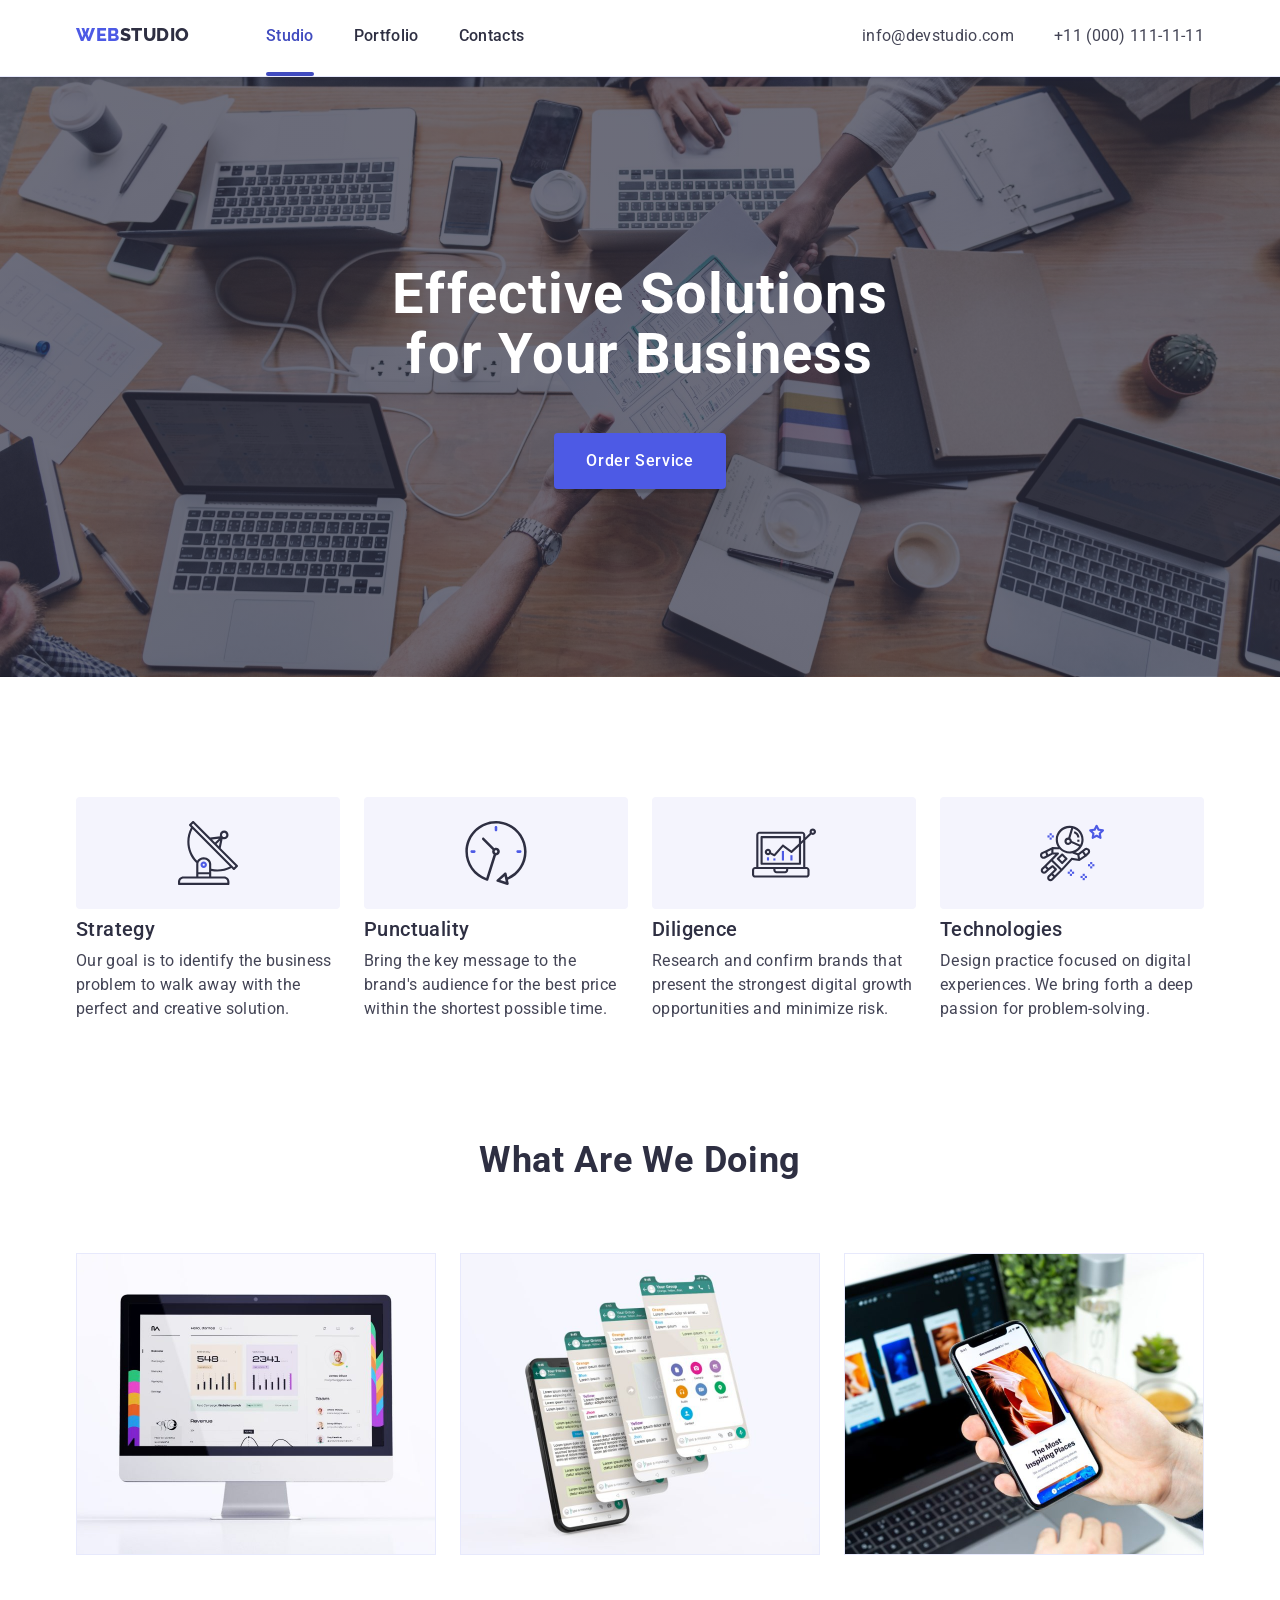
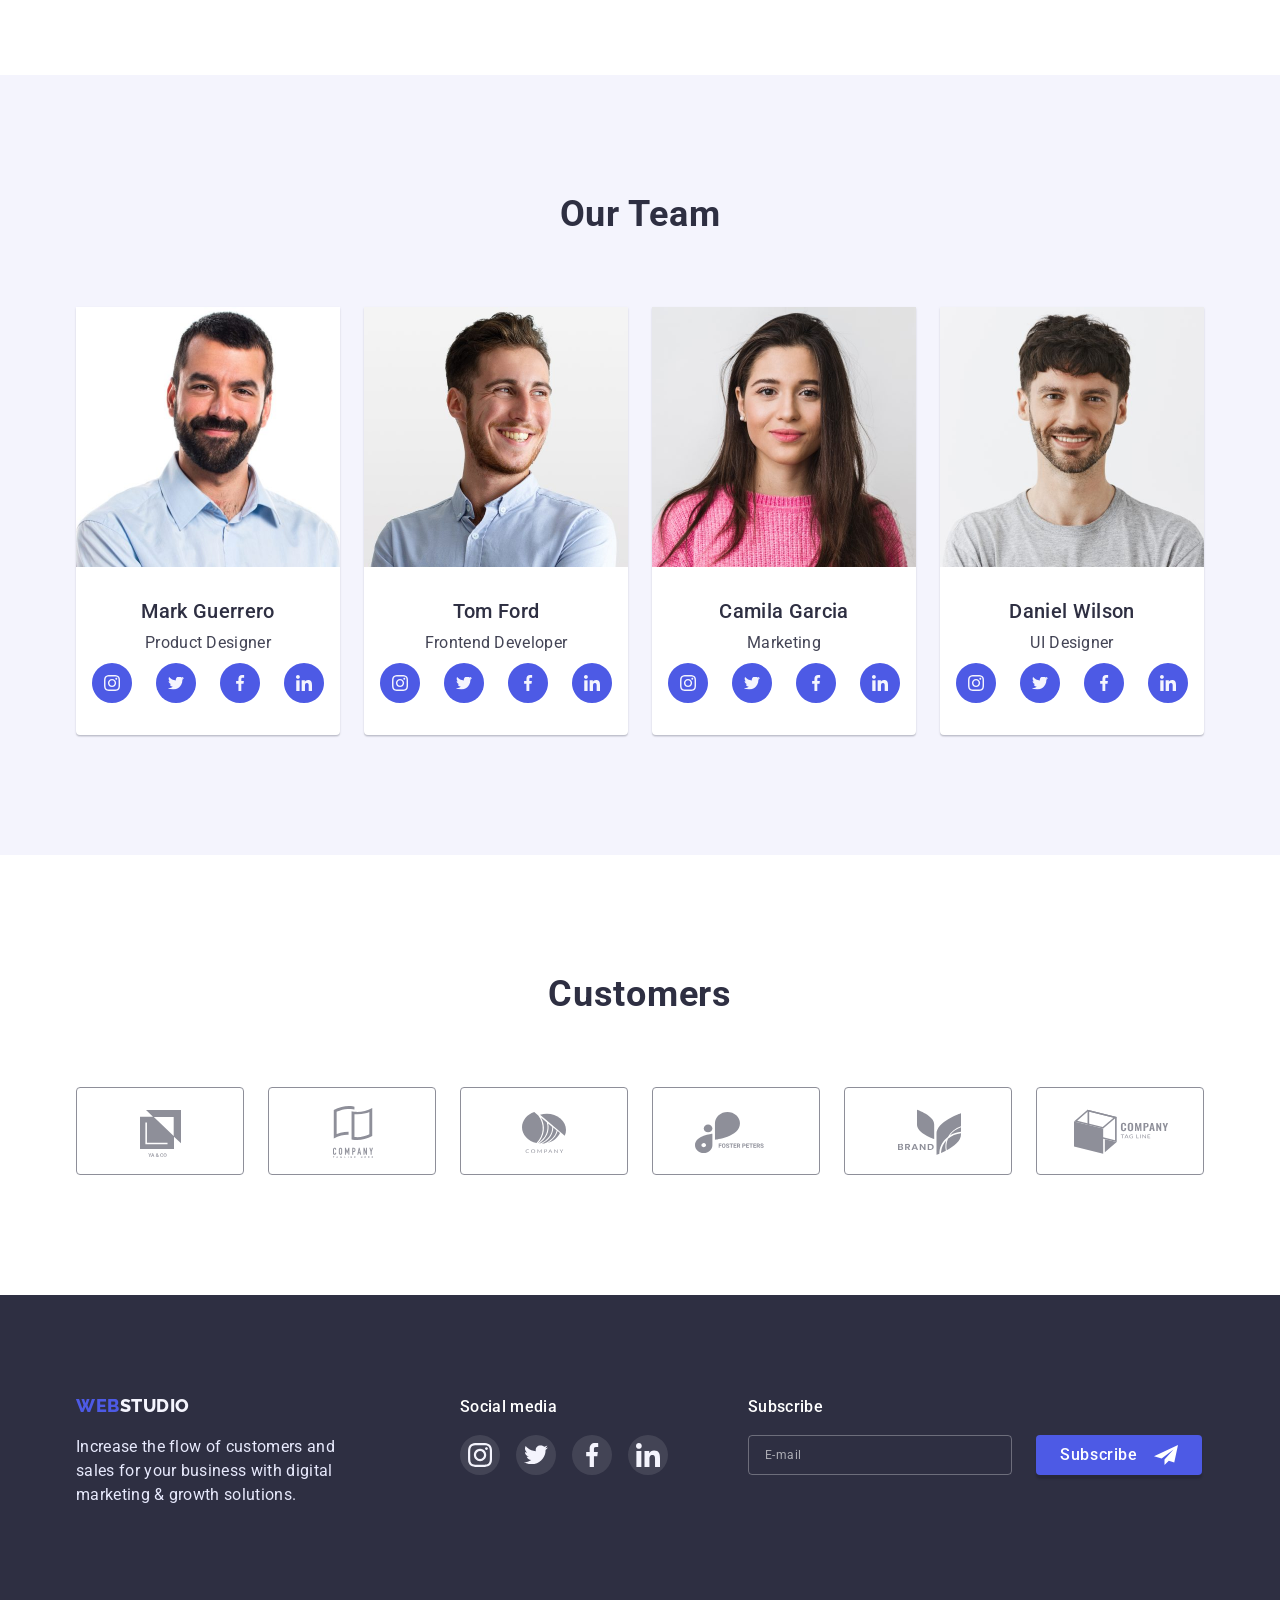
<file: index.html>
<!DOCTYPE html>
<html lang="en">
  <head>
    <meta charset="UTF-8" />
    <meta name="viewport" content="width=device-width, initial-scale=1.0" />
    <title>Web Studio</title>
    <link rel="preconnect" href="https://fonts.googleapis.com" />
    <link rel="preconnect" href="https://fonts.gstatic.com" crossorigin />
    <link
      href="https://fonts.googleapis.com/css2?family=Raleway:wght@800&family=Roboto:wght@400;500;700&display=swap"
      rel="stylesheet"
    />
    <link rel="stylesheet" href="./css/styles.css" />
  </head>
  <body>
    <!-- ================= HEADER ================= -->
    <header class="header">
      <div class="container header-container">
        <a class="logo" href="./index.html" lang="en"><span class="logo-accent">Web</span>Studio</a>

        <nav class="header-nav">
          <ul class="nav-list">
            <li><a class="nav-link current" href="./index.html">Studio</a></li>
            <li><a class="nav-link" href="./portfolio.html">Portfolio</a></li>
            <li><a class="nav-link" href="#contacts">Contacts</a></li>
          </ul>
        </nav>

        <address class="header-contacts">
          <a class="header-contacts-link" href="mailto:info@devstudio.com">info@devstudio.com</a>
          <a class="header-contacts-link" href="tel:+110001111111">+11 (000) 111-11-11</a>
        </address>

        <button class="burger-btn" type="button" aria-label="Open mobile menu" data-menu-open>
          <img src="./images/icons/menu.svg" width="32" height="22" alt="" />
        </button>
      </div>
    </header>

    <main>
      <!-- ================= HERO ================= -->
      <section class="hero">
        <div class="container hero-container">
          <h1 class="hero-title">Effective Solutions for Your Business</h1>
          <button class="btn hero-btn" type="button" data-modal-open>Order Service</button>
        </div>
      </section>

      <!-- ================= FEATURES ================= -->
      <section class="section features">
        <div class="container">
          <h2 class="visually-hidden">Our features</h2>
          <ul class="features-list">
            <li class="features-item">
              <div class="features-icon-wrap">
                <img src="./images/icons/antenna.svg" width="60" height="64" alt="" />
              </div>
              <h3 class="features-title">Strategy</h3>
              <p class="features-text">
                Our goal is to identify the business problem to walk away with the perfect and creative solution.
              </p>
            </li>
            <li class="features-item">
              <div class="features-icon-wrap">
                <img src="./images/icons/clock.svg" width="64" height="64" alt="" />
              </div>
              <h3 class="features-title">Punctuality</h3>
              <p class="features-text">
                Bring the key message to the brand's audience for the best price within the shortest possible time.
              </p>
            </li>
            <li class="features-item">
              <div class="features-icon-wrap">
                <img src="./images/icons/diagram.svg" width="64" height="64" alt="" />
              </div>
              <h3 class="features-title">Diligence</h3>
              <p class="features-text">
                Research and confirm brands that present the strongest digital growth opportunities and minimize risk.
              </p>
            </li>
            <li class="features-item">
              <div class="features-icon-wrap">
                <img src="./images/icons/astronaut.svg" width="64" height="64" alt="" />
              </div>
              <h3 class="features-title">Technologies</h3>
              <p class="features-text">
                Design practice focused on digital experiences. We bring forth a deep passion for problem-solving.
              </p>
            </li>
          </ul>
        </div>
      </section>

      <!-- ================= WHAT WE DO (desktop only) ================= -->
      <section class="section what-we-do">
        <div class="container">
          <h2 class="section-title">What are we doing</h2>
          <ul class="what-list">
            <li class="what-item">
              <img src="./images/what-1.jpg" width="360" height="300" alt="Desktop dashboard on a monitor" />
            </li>
            <li class="what-item">
              <img src="./images/what-2.jpg" width="360" height="300" alt="Mobile app screens" />
            </li>
            <li class="what-item">
              <img src="./images/what-3.jpg" width="360" height="300" alt="Smartphone and laptop with app interface" />
            </li>
          </ul>
        </div>
      </section>

      <!-- ================= TEAM ================= -->
      <section class="section team">
        <div class="container">
          <h2 class="section-title">Our Team</h2>
          <ul class="team-list">
            <li class="team-card">
              <img class="team-photo" src="./images/team-1.jpg" width="264" height="260" alt="Mark Guerrero" />
              <div class="team-content">
                <h3 class="team-name">Mark Guerrero</h3>
                <p class="team-role">Product Designer</p>
                <ul class="team-socials">
                  <li><a class="team-social-link" href="#" aria-label="Instagram"><img src="./images/icons/team-instagram.svg" width="40" height="40" alt="" /></a></li>
                  <li><a class="team-social-link twitter" href="#" aria-label="Twitter"><img src="./images/icons/team-twitter-bg.svg" width="40" height="40" alt="" /><img class="twitter-glyph" src="./images/icons/team-twitter.svg" width="16" height="13" alt="" /></a></li>
                  <li><a class="team-social-link" href="#" aria-label="Facebook"><img src="./images/icons/team-facebook.svg" width="40" height="40" alt="" /></a></li>
                  <li><a class="team-social-link" href="#" aria-label="LinkedIn"><img src="./images/icons/team-linkedin.svg" width="40" height="40" alt="" /></a></li>
                </ul>
              </div>
            </li>
            <li class="team-card">
              <img class="team-photo" src="./images/team-2.jpg" width="264" height="260" alt="Tom Ford" />
              <div class="team-content">
                <h3 class="team-name">Tom Ford</h3>
                <p class="team-role">Frontend Developer</p>
                <ul class="team-socials">
                  <li><a class="team-social-link" href="#" aria-label="Instagram"><img src="./images/icons/team-instagram.svg" width="40" height="40" alt="" /></a></li>
                  <li><a class="team-social-link twitter" href="#" aria-label="Twitter"><img src="./images/icons/team-twitter-bg.svg" width="40" height="40" alt="" /><img class="twitter-glyph" src="./images/icons/team-twitter.svg" width="16" height="13" alt="" /></a></li>
                  <li><a class="team-social-link" href="#" aria-label="Facebook"><img src="./images/icons/team-facebook.svg" width="40" height="40" alt="" /></a></li>
                  <li><a class="team-social-link" href="#" aria-label="LinkedIn"><img src="./images/icons/team-linkedin.svg" width="40" height="40" alt="" /></a></li>
                </ul>
              </div>
            </li>
            <li class="team-card">
              <img class="team-photo" src="./images/team-3.jpg" width="264" height="260" alt="Camila Garcia" />
              <div class="team-content">
                <h3 class="team-name">Camila Garcia</h3>
                <p class="team-role">Marketing</p>
                <ul class="team-socials">
                  <li><a class="team-social-link" href="#" aria-label="Instagram"><img src="./images/icons/team-instagram.svg" width="40" height="40" alt="" /></a></li>
                  <li><a class="team-social-link twitter" href="#" aria-label="Twitter"><img src="./images/icons/team-twitter-bg.svg" width="40" height="40" alt="" /><img class="twitter-glyph" src="./images/icons/team-twitter.svg" width="16" height="13" alt="" /></a></li>
                  <li><a class="team-social-link" href="#" aria-label="Facebook"><img src="./images/icons/team-facebook.svg" width="40" height="40" alt="" /></a></li>
                  <li><a class="team-social-link" href="#" aria-label="LinkedIn"><img src="./images/icons/team-linkedin.svg" width="40" height="40" alt="" /></a></li>
                </ul>
              </div>
            </li>
            <li class="team-card">
              <img class="team-photo" src="./images/team-4.jpg" width="264" height="260" alt="Daniel Wilson" />
              <div class="team-content">
                <h3 class="team-name">Daniel Wilson</h3>
                <p class="team-role">UI Designer</p>
                <ul class="team-socials">
                  <li><a class="team-social-link" href="#" aria-label="Instagram"><img src="./images/icons/team-instagram.svg" width="40" height="40" alt="" /></a></li>
                  <li><a class="team-social-link twitter" href="#" aria-label="Twitter"><img src="./images/icons/team-twitter-bg.svg" width="40" height="40" alt="" /><img class="twitter-glyph" src="./images/icons/team-twitter.svg" width="16" height="13" alt="" /></a></li>
                  <li><a class="team-social-link" href="#" aria-label="Facebook"><img src="./images/icons/team-facebook.svg" width="40" height="40" alt="" /></a></li>
                  <li><a class="team-social-link" href="#" aria-label="LinkedIn"><img src="./images/icons/team-linkedin.svg" width="40" height="40" alt="" /></a></li>
                </ul>
              </div>
            </li>
          </ul>
        </div>
      </section>

      <!-- ================= CUSTOMERS ================= -->
      <section class="section customers">
        <div class="container">
          <h2 class="section-title">Customers</h2>
          <ul class="customers-list">
            <li class="customers-item"><a class="customers-link" href="#"><img src="./images/logos/logo-1.svg" width="168" height="88" alt="Customer 1" /></a></li>
            <li class="customers-item"><a class="customers-link" href="#"><img src="./images/logos/logo-2.svg" width="168" height="88" alt="Customer 2" /></a></li>
            <li class="customers-item"><a class="customers-link" href="#"><img src="./images/logos/logo-3.svg" width="168" height="88" alt="Customer 3" /></a></li>
            <li class="customers-item"><a class="customers-link" href="#"><img src="./images/logos/logo-4.svg" width="168" height="88" alt="Foster Peters" /></a></li>
            <li class="customers-item"><a class="customers-link" href="#"><img src="./images/logos/logo-5.svg" width="168" height="88" alt="Customer 5" /></a></li>
            <li class="customers-item"><a class="customers-link" href="#"><img src="./images/logos/logo-6.svg" width="168" height="88" alt="Customer 6" /></a></li>
          </ul>
        </div>
      </section>
    </main>

    <!-- ================= FOOTER ================= -->
    <footer class="footer" id="contacts">
      <div class="container footer-container">
        <div class="footer-about">
          <a class="logo logo-footer" href="./index.html"><span class="logo-accent">Web</span>Studio</a>
          <p class="footer-text">
            Increase the flow of customers and sales for your business with digital marketing &amp; growth solutions.
          </p>
        </div>

        <div class="footer-social">
          <p class="footer-title">Social media</p>
          <ul class="footer-socials-list">
            <li><a class="footer-social-link" href="#" aria-label="Instagram"><img src="./images/icons/footer-instagram.svg" width="40" height="40" alt="" /></a></li>
            <li><a class="footer-social-link twitter" href="#" aria-label="Twitter"><img src="./images/icons/footer-twitter-bg.svg" width="40" height="40" alt="" /><img class="twitter-glyph" src="./images/icons/footer-twitter.svg" width="24" height="20" alt="" /></a></li>
            <li><a class="footer-social-link" href="#" aria-label="Facebook"><img src="./images/icons/footer-facebook.svg" width="40" height="40" alt="" /></a></li>
            <li><a class="footer-social-link" href="#" aria-label="LinkedIn"><img src="./images/icons/footer-linkedin.svg" width="40" height="40" alt="" /></a></li>
          </ul>
        </div>

        <form class="subscribe-form" action="#" onsubmit="return false">
          <label class="footer-title" for="subscribe-email">Subscribe</label>
          <div class="subscribe-row">
            <input class="subscribe-input" id="subscribe-email" type="email" name="email" placeholder="E-mail" required />
            <button class="btn subscribe-btn" type="submit">
              Subscribe
              <img src="./images/icons/send.svg" width="24" height="24" alt="" />
            </button>
          </div>
        </form>
      </div>
    </footer>

    <!-- ================= MOBILE MENU ================= -->
    <div class="mobile-menu" data-menu>
      <div class="mobile-menu-inner">
        <button class="close-btn mobile-menu-close" type="button" aria-label="Close mobile menu" data-menu-close>
          <img src="./images/icons/close.svg" width="24" height="24" alt="" />
        </button>
        <nav>
          <ul class="mobile-nav-list">
            <li><a class="mobile-nav-link current" href="./index.html">Studio</a></li>
            <li><a class="mobile-nav-link" href="./portfolio.html">Portfolio</a></li>
            <li><a class="mobile-nav-link" href="#contacts" data-menu-close>Contacts</a></li>
          </ul>
        </nav>
        <address class="mobile-contacts">
          <a class="mobile-phone" href="tel:+110001111111">+11 (000) 111-11-11</a>
          <a class="mobile-email" href="mailto:info@devstudio.com">info@devstudio.com</a>
        </address>
        <ul class="mobile-socials">
          <li><a href="#" aria-label="Instagram"><img src="./images/icons/team-instagram.svg" width="40" height="40" alt="" /></a></li>
          <li><a class="twitter" href="#" aria-label="Twitter"><img src="./images/icons/team-twitter-bg.svg" width="40" height="40" alt="" /><img class="twitter-glyph" src="./images/icons/team-twitter.svg" width="16" height="13" alt="" /></a></li>
          <li><a href="#" aria-label="Facebook"><img src="./images/icons/team-facebook.svg" width="40" height="40" alt="" /></a></li>
          <li><a href="#" aria-label="LinkedIn"><img src="./images/icons/team-linkedin.svg" width="40" height="40" alt="" /></a></li>
        </ul>
      </div>
    </div>

    <!-- ================= MODAL ================= -->
    <div class="backdrop" data-modal>
      <div class="modal" role="dialog" aria-modal="true" aria-labelledby="modal-title">
        <button class="close-btn modal-close" type="button" aria-label="Close modal" data-modal-close>
          <img src="./images/icons/close.svg" width="24" height="24" alt="" />
        </button>
        <p class="modal-title" id="modal-title">Leave your contacts and we will call you back</p>
        <form class="modal-form" action="#">
          <label class="field">
            <span class="field-label">Name</span>
            <span class="field-wrap">
              <input class="field-input" type="text" name="name" required />
              <img class="field-icon" src="./images/icons/person.svg" width="18" height="18" alt="" />
            </span>
          </label>
          <label class="field">
            <span class="field-label">Phone</span>
            <span class="field-wrap">
              <input class="field-input" type="tel" name="phone" required />
              <img class="field-icon" src="./images/icons/phone.svg" width="18" height="24" alt="" />
            </span>
          </label>
          <label class="field">
            <span class="field-label">Email</span>
            <span class="field-wrap">
              <input class="field-input" type="email" name="email" required />
              <img class="field-icon" src="./images/icons/email.svg" width="18" height="24" alt="" />
            </span>
          </label>
          <label class="field">
            <span class="field-label">Comment</span>
            <textarea class="field-input field-textarea" name="comment" placeholder="Text input"></textarea>
          </label>
          <label class="checkbox">
            <input class="checkbox-input visually-hidden" type="checkbox" name="privacy" required />
            <span class="checkbox-box"></span>
            <span class="checkbox-text">I accept the terms and conditions of the <a class="checkbox-link" href="#">Privacy Policy</a></span>
          </label>
          <button class="btn modal-btn" type="submit">Send</button>
        </form>
      </div>
    </div>

    <script src="./js/main.js"></script>
  </body>
</html>
</file>
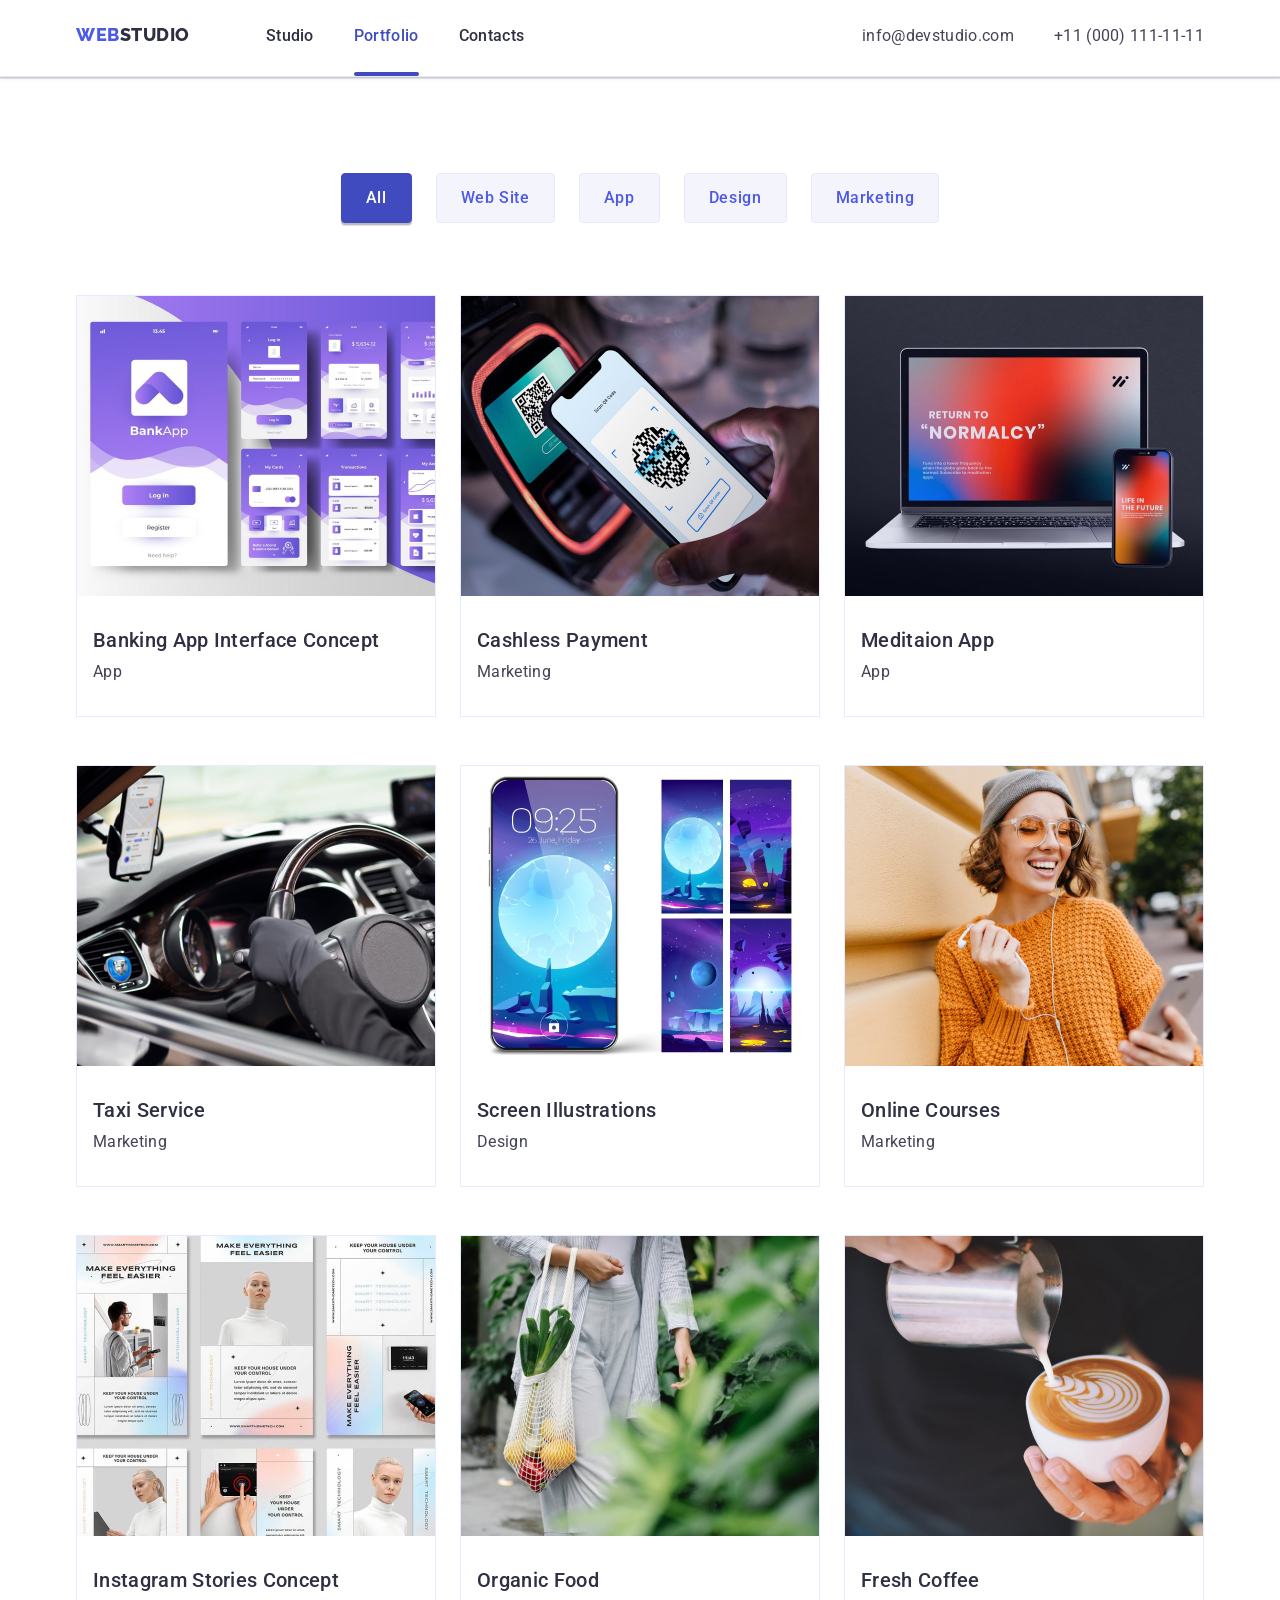
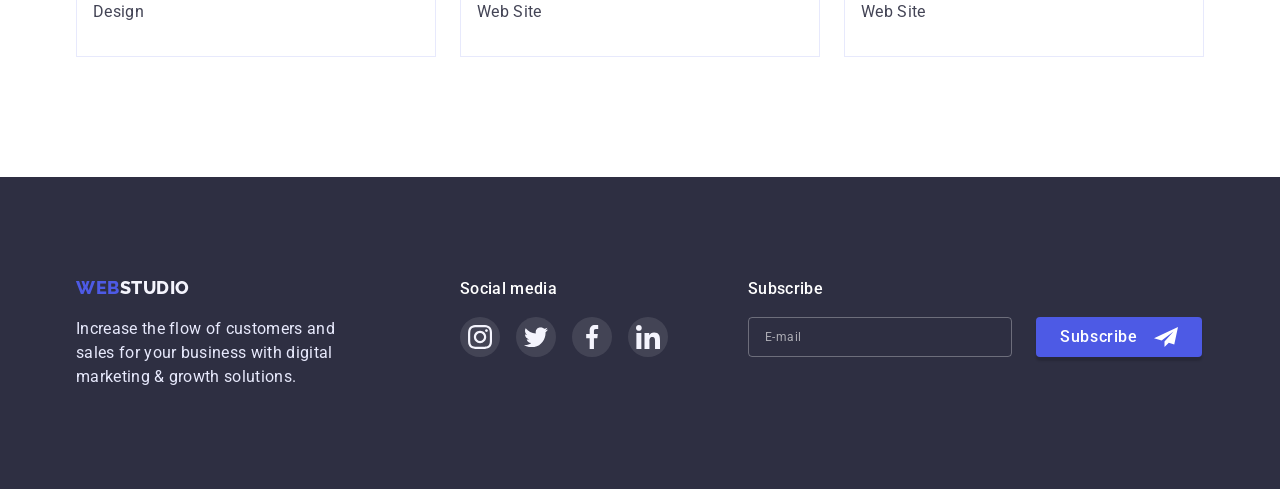
<file: portfolio.html>
<!DOCTYPE html>
<html lang="en">
  <head>
    <meta charset="UTF-8" />
    <meta name="viewport" content="width=device-width, initial-scale=1.0" />
    <title>Web Studio — Portfolio</title>
    <link rel="preconnect" href="https://fonts.googleapis.com" />
    <link rel="preconnect" href="https://fonts.gstatic.com" crossorigin />
    <link
      href="https://fonts.googleapis.com/css2?family=Raleway:wght@800&family=Roboto:wght@400;500;700&display=swap"
      rel="stylesheet"
    />
    <link rel="stylesheet" href="./css/styles.css" />
  </head>
  <body>
    <!-- ================= HEADER ================= -->
    <header class="header">
      <div class="container header-container">
        <a class="logo" href="./index.html" lang="en"><span class="logo-accent">Web</span>Studio</a>

        <nav class="header-nav">
          <ul class="nav-list">
            <li><a class="nav-link" href="./index.html">Studio</a></li>
            <li><a class="nav-link current" href="./portfolio.html">Portfolio</a></li>
            <li><a class="nav-link" href="#contacts">Contacts</a></li>
          </ul>
        </nav>

        <address class="header-contacts">
          <a class="header-contacts-link" href="mailto:info@devstudio.com">info@devstudio.com</a>
          <a class="header-contacts-link" href="tel:+110001111111">+11 (000) 111-11-11</a>
        </address>

        <button class="burger-btn" type="button" aria-label="Open mobile menu" data-menu-open>
          <img src="./images/icons/menu.svg" width="32" height="22" alt="" />
        </button>
      </div>
    </header>

    <main>
      <section class="portfolio">
        <div class="container">
          <h1 class="visually-hidden">Portfolio</h1>
          <ul class="filters">
            <li><button class="filter-btn active" type="button" data-filter="all">All</button></li>
            <li><button class="filter-btn" type="button" data-filter="web">Web Site</button></li>
            <li><button class="filter-btn" type="button" data-filter="app">App</button></li>
            <li><button class="filter-btn" type="button" data-filter="design">Design</button></li>
            <li><button class="filter-btn" type="button" data-filter="marketing">Marketing</button></li>
          </ul>
          <ul class="projects-list">
            <li class="project-card" data-category="app">
              <a class="project-link" href="#">
                <div class="project-thumb">
                  <img src="./images/portfolio/p-1.jpg" width="360" height="300" alt="Banking App Interface Concept" />
                  <p class="project-overlay">14 Stylish and User-Friendly App Design Concepts · Task Manager App · Calorie Tracker App · Exotic Fruit Ecommerce App · Cloud Storage App</p>
                </div>
                <div class="project-content">
                  <h3 class="project-title">Banking App Interface Concept</h3>
                  <p class="project-type">App</p>
                </div>
              </a>
            </li>
            <li class="project-card" data-category="marketing">
              <a class="project-link" href="#">
                <div class="project-thumb">
                  <img src="./images/portfolio/p-2.jpg" width="360" height="300" alt="Cashless Payment" />
                  <p class="project-overlay">14 Stylish and User-Friendly App Design Concepts · Task Manager App · Calorie Tracker App · Exotic Fruit Ecommerce App · Cloud Storage App</p>
                </div>
                <div class="project-content">
                  <h3 class="project-title">Cashless Payment</h3>
                  <p class="project-type">Marketing</p>
                </div>
              </a>
            </li>
            <li class="project-card" data-category="app">
              <a class="project-link" href="#">
                <div class="project-thumb">
                  <img src="./images/portfolio/p-3.jpg" width="360" height="300" alt="Meditaion App" />
                  <p class="project-overlay">14 Stylish and User-Friendly App Design Concepts · Task Manager App · Calorie Tracker App · Exotic Fruit Ecommerce App · Cloud Storage App</p>
                </div>
                <div class="project-content">
                  <h3 class="project-title">Meditaion App</h3>
                  <p class="project-type">App</p>
                </div>
              </a>
            </li>
            <li class="project-card" data-category="marketing">
              <a class="project-link" href="#">
                <div class="project-thumb">
                  <img src="./images/portfolio/p-4.jpg" width="360" height="300" alt="Taxi Service" />
                  <p class="project-overlay">14 Stylish and User-Friendly App Design Concepts · Task Manager App · Calorie Tracker App · Exotic Fruit Ecommerce App · Cloud Storage App</p>
                </div>
                <div class="project-content">
                  <h3 class="project-title">Taxi Service</h3>
                  <p class="project-type">Marketing</p>
                </div>
              </a>
            </li>
            <li class="project-card" data-category="design">
              <a class="project-link" href="#">
                <div class="project-thumb">
                  <img src="./images/portfolio/p-5.jpg" width="360" height="300" alt="Screen Illustrations" />
                  <p class="project-overlay">14 Stylish and User-Friendly App Design Concepts · Task Manager App · Calorie Tracker App · Exotic Fruit Ecommerce App · Cloud Storage App</p>
                </div>
                <div class="project-content">
                  <h3 class="project-title">Screen Illustrations</h3>
                  <p class="project-type">Design</p>
                </div>
              </a>
            </li>
            <li class="project-card" data-category="marketing">
              <a class="project-link" href="#">
                <div class="project-thumb">
                  <img src="./images/portfolio/p-6.jpg" width="360" height="300" alt="Online Courses" />
                  <p class="project-overlay">14 Stylish and User-Friendly App Design Concepts · Task Manager App · Calorie Tracker App · Exotic Fruit Ecommerce App · Cloud Storage App</p>
                </div>
                <div class="project-content">
                  <h3 class="project-title">Online Courses</h3>
                  <p class="project-type">Marketing</p>
                </div>
              </a>
            </li>
            <li class="project-card" data-category="design">
              <a class="project-link" href="#">
                <div class="project-thumb">
                  <img src="./images/portfolio/p-7.jpg" width="360" height="300" alt="Instagram Stories Concept" />
                  <p class="project-overlay">14 Stylish and User-Friendly App Design Concepts · Task Manager App · Calorie Tracker App · Exotic Fruit Ecommerce App · Cloud Storage App</p>
                </div>
                <div class="project-content">
                  <h3 class="project-title">Instagram Stories Concept</h3>
                  <p class="project-type">Design</p>
                </div>
              </a>
            </li>
            <li class="project-card" data-category="web">
              <a class="project-link" href="#">
                <div class="project-thumb">
                  <img src="./images/portfolio/p-8.jpg" width="360" height="300" alt="Organic Food" />
                  <p class="project-overlay">14 Stylish and User-Friendly App Design Concepts · Task Manager App · Calorie Tracker App · Exotic Fruit Ecommerce App · Cloud Storage App</p>
                </div>
                <div class="project-content">
                  <h3 class="project-title">Organic Food</h3>
                  <p class="project-type">Web Site</p>
                </div>
              </a>
            </li>
            <li class="project-card" data-category="web">
              <a class="project-link" href="#">
                <div class="project-thumb">
                  <img src="./images/portfolio/p-9.jpg" width="360" height="300" alt="Fresh Coffee" />
                  <p class="project-overlay">14 Stylish and User-Friendly App Design Concepts · Task Manager App · Calorie Tracker App · Exotic Fruit Ecommerce App · Cloud Storage App</p>
                </div>
                <div class="project-content">
                  <h3 class="project-title">Fresh Coffee</h3>
                  <p class="project-type">Web Site</p>
                </div>
              </a>
            </li>
          </ul>
        </div>
      </section>
    </main>

    <!-- ================= FOOTER ================= -->
    <footer class="footer" id="contacts">
      <div class="container footer-container">
        <div class="footer-about">
          <a class="logo logo-footer" href="./index.html"><span class="logo-accent">Web</span>Studio</a>
          <p class="footer-text">
            Increase the flow of customers and sales for your business with digital marketing &amp; growth solutions.
          </p>
        </div>

        <div class="footer-social">
          <p class="footer-title">Social media</p>
          <ul class="footer-socials-list">
            <li><a class="footer-social-link" href="#" aria-label="Instagram"><img src="./images/icons/footer-instagram.svg" width="40" height="40" alt="" /></a></li>
            <li><a class="footer-social-link twitter" href="#" aria-label="Twitter"><img src="./images/icons/footer-twitter-bg.svg" width="40" height="40" alt="" /><img class="twitter-glyph" src="./images/icons/footer-twitter.svg" width="24" height="20" alt="" /></a></li>
            <li><a class="footer-social-link" href="#" aria-label="Facebook"><img src="./images/icons/footer-facebook.svg" width="40" height="40" alt="" /></a></li>
            <li><a class="footer-social-link" href="#" aria-label="LinkedIn"><img src="./images/icons/footer-linkedin.svg" width="40" height="40" alt="" /></a></li>
          </ul>
        </div>

        <form class="subscribe-form" action="#" onsubmit="return false">
          <label class="footer-title" for="subscribe-email">Subscribe</label>
          <div class="subscribe-row">
            <input class="subscribe-input" id="subscribe-email" type="email" name="email" placeholder="E-mail" required />
            <button class="btn subscribe-btn" type="submit">
              Subscribe
              <img src="./images/icons/send.svg" width="24" height="24" alt="" />
            </button>
          </div>
        </form>
      </div>
    </footer>

    <!-- ================= MOBILE MENU ================= -->
    <div class="mobile-menu" data-menu>
      <div class="mobile-menu-inner">
        <button class="close-btn mobile-menu-close" type="button" aria-label="Close mobile menu" data-menu-close>
          <img src="./images/icons/close.svg" width="24" height="24" alt="" />
        </button>
        <nav>
          <ul class="mobile-nav-list">
            <li><a class="mobile-nav-link" href="./index.html">Studio</a></li>
            <li><a class="mobile-nav-link current" href="./portfolio.html">Portfolio</a></li>
            <li><a class="mobile-nav-link" href="#contacts" data-menu-close>Contacts</a></li>
          </ul>
        </nav>
        <address class="mobile-contacts">
          <a class="mobile-phone" href="tel:+110001111111">+11 (000) 111-11-11</a>
          <a class="mobile-email" href="mailto:info@devstudio.com">info@devstudio.com</a>
        </address>
        <ul class="mobile-socials">
          <li><a href="#" aria-label="Instagram"><img src="./images/icons/team-instagram.svg" width="40" height="40" alt="" /></a></li>
          <li><a class="twitter" href="#" aria-label="Twitter"><img src="./images/icons/team-twitter-bg.svg" width="40" height="40" alt="" /><img class="twitter-glyph" src="./images/icons/team-twitter.svg" width="16" height="13" alt="" /></a></li>
          <li><a href="#" aria-label="Facebook"><img src="./images/icons/team-facebook.svg" width="40" height="40" alt="" /></a></li>
          <li><a href="#" aria-label="LinkedIn"><img src="./images/icons/team-linkedin.svg" width="40" height="40" alt="" /></a></li>
        </ul>
      </div>
    </div>

    <!-- ================= MODAL ================= -->
    <div class="backdrop" data-modal>
      <div class="modal" role="dialog" aria-modal="true" aria-labelledby="modal-title">
        <button class="close-btn modal-close" type="button" aria-label="Close modal" data-modal-close>
          <img src="./images/icons/close.svg" width="24" height="24" alt="" />
        </button>
        <p class="modal-title" id="modal-title">Leave your contacts and we will call you back</p>
        <form class="modal-form" action="#">
          <label class="field">
            <span class="field-label">Name</span>
            <span class="field-wrap">
              <input class="field-input" type="text" name="name" required />
              <img class="field-icon" src="./images/icons/person.svg" width="18" height="18" alt="" />
            </span>
          </label>
          <label class="field">
            <span class="field-label">Phone</span>
            <span class="field-wrap">
              <input class="field-input" type="tel" name="phone" required />
              <img class="field-icon" src="./images/icons/phone.svg" width="18" height="24" alt="" />
            </span>
          </label>
          <label class="field">
            <span class="field-label">Email</span>
            <span class="field-wrap">
              <input class="field-input" type="email" name="email" required />
              <img class="field-icon" src="./images/icons/email.svg" width="18" height="24" alt="" />
            </span>
          </label>
          <label class="field">
            <span class="field-label">Comment</span>
            <textarea class="field-input field-textarea" name="comment" placeholder="Text input"></textarea>
          </label>
          <label class="checkbox">
            <input class="checkbox-input visually-hidden" type="checkbox" name="privacy" required />
            <span class="checkbox-box"></span>
            <span class="checkbox-text">I accept the terms and conditions of the <a class="checkbox-link" href="#">Privacy Policy</a></span>
          </label>
          <button class="btn modal-btn" type="submit">Send</button>
        </form>
      </div>
    </div>

    <script src="./js/main.js"></script>
  </body>
</html>
</file>
<file: css/styles.css>
/* =========================================================
   Web Studio 3.0 — final version (Homework #7)
   Mobile first: < 768 mobile, 768–1157 tablet, ≥ 1158 desktop
   ========================================================= */

:root {
  --navy: #2e2f42;
  --slate: #434455;
  --light-slate: #8e8f99;
  --iris: #4d5ae5;
  --ocean: #404bbf;
  --cloud: #f4f4fd;
  --cornflower: #e7e9fc;
  --white: #ffffff;
  --transition: 250ms cubic-bezier(0.4, 0, 0.2, 1);
}

/* ---------- reset ---------- */
*,
*::before,
*::after {
  box-sizing: border-box;
}

body {
  margin: 0;
  font-family: 'Roboto', sans-serif;
  font-size: 16px;
  line-height: 1.5;
  letter-spacing: 0.02em;
  color: var(--slate);
  background-color: var(--white);
}

body.is-locked {
  overflow: hidden;
}

h1,
h2,
h3,
p,
ul,
address {
  margin: 0;
  padding: 0;
}

ul {
  list-style: none;
}

address {
  font-style: normal;
}

a {
  text-decoration: none;
  color: inherit;
}

img {
  display: block;
  max-width: 100%;
  height: auto;
}

button {
  font-family: inherit;
  cursor: pointer;
}

.visually-hidden {
  position: absolute;
  width: 1px;
  height: 1px;
  margin: -1px;
  padding: 0;
  border: 0;
  overflow: hidden;
  clip: rect(0 0 0 0);
  clip-path: inset(100%);
  white-space: nowrap;
}

/* ---------- layout ---------- */
.container {
  width: 100%;
  max-width: 428px;
  margin: 0 auto;
  padding: 0 16px;
}

@media (min-width: 768px) {
  .container {
    max-width: 768px;
  }
}

@media (min-width: 1158px) {
  .container {
    max-width: 1158px;
    padding: 0 15px;
  }
}

.section {
  padding: 96px 0;
}

@media (min-width: 1158px) {
  .section {
    padding: 120px 0;
  }
}

.section-title {
  margin-bottom: 72px;
  font-size: 36px;
  font-weight: 700;
  line-height: 1.11;
  letter-spacing: 0.02em;
  text-align: center;
  text-transform: capitalize;
  color: var(--navy);
}

/* ---------- button ---------- */
.btn {
  display: inline-flex;
  align-items: center;
  justify-content: center;
  gap: 16px;
  min-width: 169px;
  padding: 16px 32px;
  border: none;
  border-radius: 4px;
  background-color: var(--iris);
  color: var(--white);
  font-size: 16px;
  font-weight: 500;
  line-height: 1.5;
  letter-spacing: 0.04em;
  box-shadow: 0 4px 2px rgba(0, 0, 0, 0.15);
  transition: background-color var(--transition);
}

.btn:hover,
.btn:focus-visible {
  background-color: var(--ocean);
}

/* ---------- logo ---------- */
.logo {
  font-family: 'Raleway', sans-serif;
  font-size: 18px;
  font-weight: 800;
  line-height: 1.17;
  letter-spacing: 0.03em;
  text-transform: uppercase;
  color: var(--navy);
}

.logo-accent {
  color: var(--iris);
}

.logo-footer {
  color: var(--cloud);
}

/* =================== HEADER =================== */
.header {
  position: relative;
  z-index: 1;
  background-color: var(--white);
  border-bottom: 1px solid var(--cornflower);
  box-shadow: 0 2px 1px rgba(46, 47, 66, 0.08), 0 1px 1px rgba(46, 47, 66, 0.16),
    0 1px 6px rgba(46, 47, 66, 0.08);
}

.header-container {
  display: flex;
  align-items: center;
  justify-content: space-between;
  min-height: 69px;
  padding-top: 24px;
  padding-bottom: 24px;
}

.header-nav,
.header-contacts {
  display: none;
}

.burger-btn {
  padding: 0;
  border: none;
  background: transparent;
}

@media (min-width: 768px) {
  .header-container {
    align-items: flex-start;
    padding-top: 24px;
    padding-bottom: 0;
  }

  .header-nav,
  .header-contacts {
    display: block;
  }

  .burger-btn {
    display: none;
  }

  .header-nav {
    margin-left: 120px;
    margin-right: auto;
  }

  .nav-list {
    display: flex;
    gap: 40px;
  }

  .nav-link {
    position: relative;
    display: block;
    padding-bottom: 22px;
    font-weight: 500;
    color: var(--navy);
    transition: color var(--transition);
  }

  .nav-link:hover,
  .nav-link:focus-visible,
  .nav-link.current {
    color: var(--ocean);
  }

  .nav-link.current::after {
    content: '';
    position: absolute;
    left: 0;
    bottom: 0;
    width: 100%;
    height: 4px;
    border-radius: 2px;
    background-color: var(--ocean);
  }

  .header-contacts {
    display: flex;
    flex-direction: column;
    gap: 6px;
    font-size: 12px;
    line-height: 1.17;
    letter-spacing: 0.04em;
  }

  .header-contacts-link {
    transition: color var(--transition);
  }

  .header-contacts-link:hover,
  .header-contacts-link:focus-visible {
    color: var(--ocean);
  }
}

@media (min-width: 1158px) {
  .header-container {
    min-height: 75px;
  }

  .header-nav {
    margin-left: 76px;
  }

  .nav-link {
    padding-bottom: 28px;
  }

  .header-contacts {
    flex-direction: row;
    gap: 40px;
    font-size: 16px;
    line-height: 1.5;
    letter-spacing: 0.02em;
  }
}

/* =================== HERO =================== */
.hero {
  background-color: var(--navy);
  background-image: linear-gradient(rgba(46, 47, 66, 0.7), rgba(46, 47, 66, 0.7)),
    url('../images/hero.jpg');
  background-size: cover;
  background-position: center;
  background-repeat: no-repeat;
}

.hero-container {
  display: flex;
  flex-direction: column;
  align-items: center;
  padding-top: 112px;
  padding-bottom: 112px;
}

.hero-title {
  max-width: 320px;
  margin-bottom: 72px;
  font-size: 36px;
  font-weight: 700;
  line-height: 1.11;
  letter-spacing: 0.02em;
  text-align: center;
  text-transform: capitalize;
  color: var(--white);
}

@media (min-width: 768px) {
  .hero-container {
    padding-bottom: 108px;
  }

  .hero-title {
    max-width: 496px;
    margin-bottom: 40px;
    font-size: 56px;
    line-height: 1.07;
  }
}

@media (min-width: 1158px) {
  .hero-container {
    padding-top: 188px;
    padding-bottom: 188px;
  }

  .hero-title {
    margin-bottom: 48px;
    text-transform: none;
  }
}

/* =================== FEATURES =================== */
.features-list {
  display: flex;
  flex-direction: column;
  gap: 72px;
}

.features-icon-wrap {
  display: none;
}

.features-title {
  margin-bottom: 8px;
  font-size: 36px;
  font-weight: 700;
  line-height: 1.11;
  letter-spacing: 0.02em;
  text-align: center;
  color: var(--navy);
}

@media (min-width: 768px) {
  .features-list {
    flex-direction: row;
    flex-wrap: wrap;
    gap: 72px 24px;
  }

  .features-item {
    width: calc((100% - 24px) / 2);
  }

  .features-title {
    text-align: left;
  }
}

@media (min-width: 1158px) {
  .features-list {
    flex-wrap: nowrap;
    gap: 24px;
  }

  .features-item {
    width: calc((100% - 72px) / 4);
  }

  .features-icon-wrap {
    display: flex;
    align-items: center;
    justify-content: center;
    height: 112px;
    margin-bottom: 8px;
    border-radius: 4px;
    background-color: var(--cloud);
  }

  .features-title {
    font-size: 20px;
    font-weight: 500;
    line-height: 1.2;
  }
}

/* =================== WHAT WE DO =================== */
.what-we-do {
  display: none;
}

@media (min-width: 1158px) {
  .what-we-do {
    display: block;
    padding-top: 0;
  }

  .what-list {
    display: flex;
    gap: 24px;
  }

  .what-item {
    width: calc((100% - 48px) / 3);
    border: 1px solid var(--cornflower);
  }

  .what-item img {
    width: 100%;
    height: 300px;
    object-fit: cover;
  }
}

/* =================== TEAM =================== */
.team {
  background-color: var(--cloud);
}

.team-list {
  display: flex;
  flex-direction: column;
  align-items: center;
  gap: 72px;
}

.team-card {
  width: 264px;
  padding-bottom: 32px;
  border-radius: 0 0 4px 4px;
  background-color: var(--white);
  box-shadow: 0 1px 3px rgba(46, 47, 66, 0.08), 0 1px 1px rgba(46, 47, 66, 0.16),
    0 2px 1px rgba(46, 47, 66, 0.08);
  text-align: center;
}

.team-photo {
  width: 264px;
  height: 260px;
  object-fit: cover;
}

.team-content {
  margin-top: 32px;
}

.team-name {
  margin-bottom: 8px;
  font-size: 20px;
  font-weight: 500;
  line-height: 1.2;
  color: var(--navy);
}

.team-role {
  margin-bottom: 8px;
}

.team-socials {
  display: flex;
  justify-content: center;
  gap: 24px;
}

.team-social-link,
.footer-social-link,
.mobile-socials a {
  position: relative;
  display: block;
  width: 40px;
  height: 40px;
  border-radius: 50%;
  transition: filter var(--transition), opacity var(--transition);
}

.team-social-link:hover,
.team-social-link:focus-visible,
.mobile-socials a:hover,
.mobile-socials a:focus-visible {
  filter: brightness(0.85);
}

.twitter-glyph {
  position: absolute;
  top: 50%;
  left: 50%;
  transform: translate(-50%, -50%);
}

@media (min-width: 768px) {
  .team-list {
    flex-direction: row;
    flex-wrap: wrap;
    justify-content: center;
    gap: 64px 24px;
    max-width: 552px;
    margin: 0 auto;
  }
}

@media (min-width: 1158px) {
  .team-list {
    flex-wrap: nowrap;
    justify-content: space-between;
    max-width: none;
  }
}

/* =================== CUSTOMERS =================== */
.customers-list {
  display: flex;
  flex-wrap: wrap;
  justify-content: center;
  gap: 72px 16px;
}

.customers-item {
  width: calc((100% - 16px) / 2);
  display: flex;
  justify-content: center;
}

.customers-link {
  display: block;
  border-radius: 4px;
  transition: opacity var(--transition);
}

.customers-link:hover,
.customers-link:focus-visible {
  opacity: 0.7;
}

@media (min-width: 768px) {
  .customers-list {
    gap: 72px 24px;
    max-width: 552px;
    margin: 0 auto;
  }

  .customers-item {
    width: 168px;
  }
}

@media (min-width: 1158px) {
  .customers-list {
    flex-wrap: nowrap;
    justify-content: space-between;
    max-width: none;
  }
}

/* =================== FOOTER =================== */
.footer {
  padding: 96px 0;
  background-color: var(--navy);
}

.footer-container {
  display: flex;
  flex-direction: column;
  align-items: center;
  gap: 72px;
}

.footer-about {
  max-width: 268px;
  text-align: center;
}

.footer-text {
  margin-top: 16px;
  color: var(--cornflower);
}

.footer-title {
  display: block;
  margin-bottom: 16px;
  font-weight: 500;
  color: var(--white);
  text-align: center;
}

.footer-socials-list {
  display: flex;
  gap: 16px;
}

.footer-social-link:hover,
.footer-social-link:focus-visible {
  filter: brightness(1.4);
}

.subscribe-form {
  width: 100%;
}

.subscribe-row {
  display: flex;
  flex-direction: column;
  align-items: center;
  gap: 16px;
}

.subscribe-input {
  width: 100%;
  height: 40px;
  padding: 8px 16px;
  border: 1px solid rgba(255, 255, 255, 0.3);
  border-radius: 4px;
  background: transparent;
  font-family: inherit;
  font-size: 12px;
  line-height: 2;
  letter-spacing: 0.04em;
  color: var(--white);
  outline: none;
  transition: border-color var(--transition);
}

.subscribe-input::placeholder {
  color: rgba(255, 255, 255, 0.6);
}

.subscribe-input:focus {
  border-color: var(--iris);
}

.subscribe-btn {
  min-width: 165px;
  padding: 8px 24px;
}

@media (min-width: 768px) {
  .footer-container {
    flex-direction: row;
    flex-wrap: wrap;
    align-items: flex-start;
    gap: 72px 24px;
    max-width: 584px;
  }

  .footer-about {
    max-width: 264px;
    text-align: left;
  }

  .footer-title {
    text-align: left;
  }

  .subscribe-form {
    width: auto;
  }

  .subscribe-row {
    flex-direction: row;
    gap: 24px;
  }

  .subscribe-input {
    width: 264px;
  }
}

@media (min-width: 1158px) {
  .footer {
    padding: 100px 0;
  }

  .footer-container {
    flex-wrap: nowrap;
    max-width: 1158px;
    gap: 0;
  }

  .footer-social {
    margin-left: 120px;
  }

  .subscribe-form {
    margin-left: 80px;
  }
}

/* =================== PORTFOLIO =================== */
.portfolio {
  padding: 48px 0;
}

.filters {
  display: flex;
  flex-wrap: wrap;
  gap: 16px 8px;
  max-width: 280px;
  margin-bottom: 48px;
}

.filter-btn {
  padding: 8px 24px;
  border: 1px solid var(--cornflower);
  border-radius: 4px;
  background-color: var(--cloud);
  font-size: 16px;
  font-weight: 500;
  line-height: 1.5;
  letter-spacing: 0.04em;
  color: var(--iris);
  transition: background-color var(--transition), color var(--transition), box-shadow var(--transition);
}

.filter-btn:hover,
.filter-btn:focus-visible,
.filter-btn.active {
  border-color: var(--ocean);
  background-color: var(--ocean);
  color: var(--white);
  box-shadow: 0 3px 1px rgba(0, 0, 0, 0.1), 0 2px 1px rgba(0, 0, 0, 0.08), 0 2px 1px rgba(0, 0, 0, 0.12);
}

.projects-list {
  display: flex;
  flex-direction: column;
  gap: 48px;
}

.project-card.is-hidden {
  display: none;
}

.project-link {
  display: block;
  height: 100%;
  border: 1px solid var(--cornflower);
  background-color: var(--white);
  transition: box-shadow var(--transition);
}

.project-link:hover,
.project-link:focus-visible {
  box-shadow: 0 1px 3px rgba(46, 47, 66, 0.08), 0 1px 1px rgba(46, 47, 66, 0.16),
    0 2px 1px rgba(46, 47, 66, 0.08);
}

.project-thumb {
  position: relative;
  overflow: hidden;
}

.project-thumb img {
  width: 100%;
  height: 280px;
  object-fit: cover;
}

.project-overlay {
  position: absolute;
  inset: 0;
  padding: 40px 32px;
  background-color: rgba(77, 90, 229, 0.85);
  color: var(--cloud);
  transform: translateY(100%);
  transition: transform var(--transition);
}

.project-link:hover .project-overlay,
.project-link:focus-visible .project-overlay {
  transform: translateY(0);
}

.project-content {
  padding: 32px 16px;
}

.project-title {
  margin-bottom: 8px;
  font-size: 20px;
  font-weight: 500;
  line-height: 1.2;
  color: var(--navy);
}

@media (min-width: 768px) {
  .portfolio {
    padding: 64px 0 96px;
  }

  .filters {
    justify-content: center;
    gap: 24px;
    max-width: none;
    margin-bottom: 64px;
  }

  .filter-btn {
    padding: 12px 24px;
  }

  .projects-list {
    flex-direction: row;
    flex-wrap: wrap;
    gap: 72px 24px;
  }

  .project-card {
    width: calc((100% - 24px) / 2);
  }

  .project-thumb img {
    height: 300px;
  }
}

@media (min-width: 1158px) {
  .portfolio {
    padding: 96px 0 120px;
  }

  .filters {
    margin-bottom: 72px;
  }

  .projects-list {
    gap: 48px 24px;
  }

  .project-card {
    width: calc((100% - 48px) / 3);
  }
}

/* =================== CLOSE BUTTON =================== */
.close-btn {
  display: flex;
  align-items: center;
  justify-content: center;
  width: 24px;
  height: 24px;
  padding: 0;
  border: none;
  border-radius: 50%;
  background: transparent;
  transition: filter var(--transition);
}

.close-btn:hover,
.close-btn:focus-visible {
  filter: brightness(0.9);
}

/* =================== MOBILE MENU =================== */
.mobile-menu {
  position: fixed;
  inset: 0;
  z-index: 10;
  overflow-y: auto;
  background-color: var(--white);
  opacity: 0;
  visibility: hidden;
  pointer-events: none;
  transform: translateX(100%);
  transition: opacity var(--transition), visibility var(--transition), transform var(--transition);
}

.mobile-menu.is-open {
  opacity: 1;
  visibility: visible;
  pointer-events: auto;
  transform: translateX(0);
}

.mobile-menu-inner {
  position: relative;
  display: flex;
  flex-direction: column;
  min-height: 100%;
  max-width: 428px;
  margin: 0 auto;
  padding: 80px 40px 40px;
}

.mobile-menu-close {
  position: absolute;
  top: 24px;
  right: 24px;
}

.mobile-nav-list {
  display: flex;
  flex-direction: column;
  gap: 40px;
}

.mobile-nav-link {
  font-size: 36px;
  font-weight: 700;
  line-height: 1.11;
  letter-spacing: 0.02em;
  color: var(--navy);
  transition: color var(--transition);
}

.mobile-nav-link:hover,
.mobile-nav-link:focus-visible,
.mobile-nav-link.current {
  color: var(--ocean);
}

.mobile-contacts {
  display: flex;
  flex-direction: column;
  gap: 40px;
  margin-top: auto;
  padding-top: 48px;
}

.mobile-phone {
  white-space: nowrap;
  font-size: 36px;
  font-weight: 700;
  line-height: 1.11;
  letter-spacing: 0.02em;
  color: var(--iris);
}

.mobile-email {
  font-weight: 500;
}

.mobile-socials {
  display: flex;
  justify-content: space-between;
  max-width: 328px;
  margin-top: 48px;
}

@media (min-width: 768px) {
  .mobile-menu {
    display: none;
  }
}

/* =================== MODAL =================== */
.backdrop {
  position: fixed;
  inset: 0;
  z-index: 20;
  display: flex;
  align-items: flex-start;
  justify-content: center;
  padding: 96px 18px 24px;
  overflow-y: auto;
  background-color: rgba(46, 47, 66, 0.4);
  opacity: 0;
  visibility: hidden;
  pointer-events: none;
  transition: opacity var(--transition), visibility var(--transition);
}

.backdrop.is-open {
  opacity: 1;
  visibility: visible;
  pointer-events: auto;
}

.modal {
  position: relative;
  width: 100%;
  max-width: 408px;
  padding: 72px 16px 24px;
  border-radius: 4px;
  background-color: #fcfcfc;
  box-shadow: 0 1px 1px rgba(0, 0, 0, 0.14), 0 1px 3px rgba(0, 0, 0, 0.12), 0 2px 1px rgba(0, 0, 0, 0.2);
  transform: scale(0.95);
  transition: transform var(--transition);
}

.backdrop.is-open .modal {
  transform: scale(1);
}

.modal-close {
  position: absolute;
  top: 24px;
  right: 24px;
}

.modal-title {
  margin-bottom: 16px;
  font-weight: 500;
  text-align: center;
  color: var(--navy);
}

.modal-form {
  display: flex;
  flex-direction: column;
  gap: 8px;
}

.field {
  display: block;
}

.field-label {
  display: block;
  margin-bottom: 4px;
  font-size: 12px;
  line-height: 1.17;
  letter-spacing: 0.01em;
  color: var(--light-slate);
}

.field-wrap {
  position: relative;
  display: block;
}

.field-input {
  display: block;
  width: 100%;
  height: 40px;
  padding: 8px 16px 8px 42px;
  border: 1px solid rgba(33, 33, 33, 0.2);
  border-radius: 4px;
  background: transparent;
  font-family: inherit;
  font-size: 16px;
  color: var(--navy);
  outline: none;
  transition: border-color var(--transition);
}

.field-input:focus {
  border-color: var(--iris);
}

.field-icon {
  position: absolute;
  top: 50%;
  left: 16px;
  transform: translateY(-50%);
}

.field-textarea {
  height: 120px;
  padding: 12px 16px;
  resize: none;
  font-size: 12px;
  line-height: 1.17;
  letter-spacing: 0.04em;
}

.field-textarea::placeholder {
  color: rgba(117, 117, 117, 0.5);
}

.checkbox {
  display: flex;
  align-items: center;
  gap: 8px;
  margin-top: 8px;
  font-size: 12px;
  line-height: 1.17;
  letter-spacing: 0.04em;
  color: #757575;
  cursor: pointer;
}

.checkbox-box {
  flex-shrink: 0;
  width: 16px;
  height: 16px;
  border: 1px solid rgba(34, 34, 34, 0.2);
  border-radius: 2px;
  background-position: center;
  background-repeat: no-repeat;
  transition: background-color var(--transition), border-color var(--transition);
}

.checkbox-input:checked + .checkbox-box {
  border-color: var(--iris);
  background-color: var(--iris);
  background-image: url("data:image/svg+xml,%3Csvg xmlns='http://www.w3.org/2000/svg' width='10' height='8' viewBox='0 0 10 8'%3E%3Cpath d='M1 4l3 3 5-6' fill='none' stroke='white' stroke-width='1.6'/%3E%3C/svg%3E");
}

.checkbox-input:focus-visible + .checkbox-box {
  outline: 2px solid var(--iris);
  outline-offset: 2px;
}

.checkbox-link {
  color: var(--iris);
  text-decoration: underline;
}

.modal-btn {
  align-self: center;
  margin-top: 16px;
}

@media (min-width: 768px) {
  .backdrop {
    align-items: center;
    padding: 24px;
  }

  .modal {
    padding: 72px 24px 24px;
  }
}
</file>
